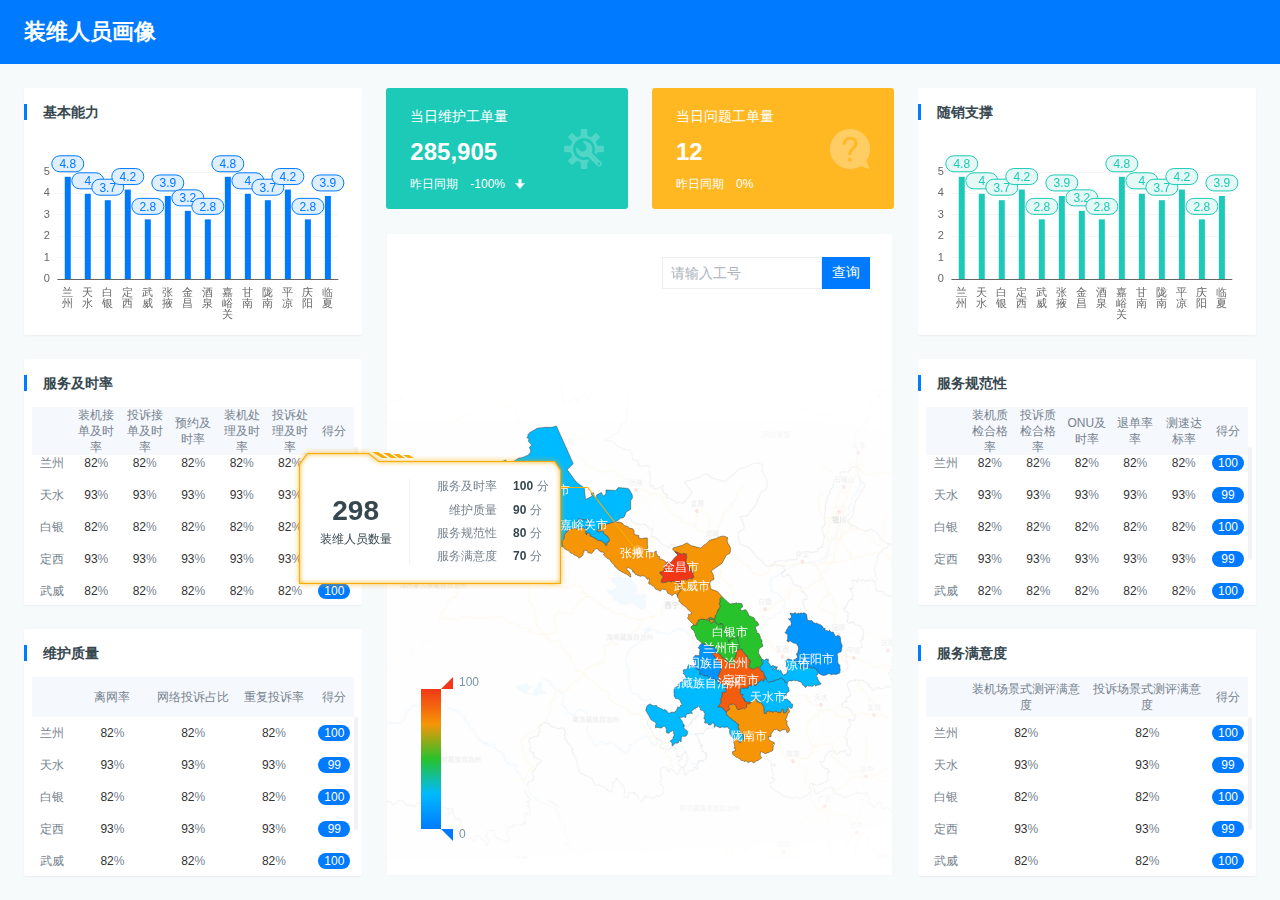
<file: index.html>
<!DOCTYPE html>
<html>

<head>
  <meta charset="utf-8">
  <meta http-equiv="X-UA-Compatible" content="IE=edge,chrome=1">
  <meta name="renderer" content="webkit|ie-comp|ie-stand">
  <title>装维人员画像</title>
  <link rel="shortcut icon" href="#">
  <link rel="stylesheet" href="plugins/GC-ui3.0.0/css/gui.css">
  <link rel="stylesheet" href="css/common.css">
</head>

<body>
  <div class="gc-main-box">
    <div class="gc-top-box">装维人员画像</div>
    <div class="gc-center-box">
      <div class="gc-main-1">
        <div class="gc-item">
          <div class="gc-item-box">
            <div class="layui-card gui-card">
              <div class="layui-card-header">
                <div class="clearfix">
                  <span class="gui-card-title">基本能力</span>
                </div>
              </div>
              <div class="layui-card-body">
                <div id="bar1" class="charts"></div>
              </div>
            </div>
          </div>
        </div>
        <div class="gc-item">
          <div class="gc-item-box">
            <div class="layui-card gui-card">
              <div class="layui-card-header">
                <div class="clearfix">
                  <span class="gui-card-title">服务及时率</span>
                </div>
              </div>
              <div class="layui-card-body">
                <table class="table-1">
                  <thead>
                    <tr>
                      <th></th>
                      <th>装机接单及时率</th>
                      <th>投诉接单及时率</th>
                      <th>预约及时率</th>
                      <th>装机处理及时率</th>
                      <th>投诉处理及时率</th>
                      <th>得分</th>
                    </tr>
                  </thead>
                </table>
                <div class="table-body">
                  <div class="table-body-box">
                    <table class="table-1">
                      <tbody>
                        <tr>
                          <td>兰州</td>
                          <td>
                            <span class="percent">82</span>%
                          </td>
                          <td>
                            <span class="percent">82</span>%
                          </td>
                          <td>
                            <span class="percent">82</span>%
                          </td>
                          <td>
                            <span class="percent">82</span>%
                          </td>
                          <td>
                            <span class="percent">82</span>%
                          </td>
                          <td>
                            <span class="score">100</span>
                          </td>
                        </tr>
                        <tr>
                          <td>天水</td>
                          <td>
                            <span class="percent">93</span>%
                          </td>
                          <td>
                            <span class="percent">93</span>%
                          </td>
                          <td>
                            <span class="percent">93</span>%
                          </td>
                          <td>
                            <span class="percent">93</span>%
                          </td>
                          <td>
                            <span class="percent">93</span>%
                          </td>
                          <td>
                            <span class="score">99</span>
                          </td>
                        </tr>
                        <tr>
                          <td>白银</td>
                          <td>
                            <span class="percent">82</span>%
                          </td>
                          <td>
                            <span class="percent">82</span>%
                          </td>
                          <td>
                            <span class="percent">82</span>%
                          </td>
                          <td>
                            <span class="percent">82</span>%
                          </td>
                          <td>
                            <span class="percent">82</span>%
                          </td>
                          <td>
                            <span class="score">100</span>
                          </td>
                        </tr>
                        <tr>
                          <td>定西</td>
                          <td>
                            <span class="percent">93</span>%
                          </td>
                          <td>
                            <span class="percent">93</span>%
                          </td>
                          <td>
                            <span class="percent">93</span>%
                          </td>
                          <td>
                            <span class="percent">93</span>%
                          </td>
                          <td>
                            <span class="percent">93</span>%
                          </td>
                          <td>
                            <span class="score">99</span>
                          </td>
                        </tr>
                        <tr>
                          <td>武威</td>
                          <td>
                            <span class="percent">82</span>%
                          </td>
                          <td>
                            <span class="percent">82</span>%
                          </td>
                          <td>
                            <span class="percent">82</span>%
                          </td>
                          <td>
                            <span class="percent">82</span>%
                          </td>
                          <td>
                            <span class="percent">82</span>%
                          </td>
                          <td>
                            <span class="score">100</span>
                          </td>
                        </tr>
                        <tr>
                          <td>张掖</td>
                          <td>
                            <span class="percent">93</span>%
                          </td>
                          <td>
                            <span class="percent">93</span>%
                          </td>
                          <td>
                            <span class="percent">93</span>%
                          </td>
                          <td>
                            <span class="percent">93</span>%
                          </td>
                          <td>
                            <span class="percent">93</span>%
                          </td>
                          <td>
                            <span class="score">99</span>
                          </td>
                        </tr>
                        <tr>
                          <td>金昌</td>
                          <td>
                            <span class="percent">82</span>%
                          </td>
                          <td>
                            <span class="percent">82</span>%
                          </td>
                          <td>
                            <span class="percent">82</span>%
                          </td>
                          <td>
                            <span class="percent">82</span>%
                          </td>
                          <td>
                            <span class="percent">82</span>%
                          </td>
                          <td>
                            <span class="score">100</span>
                          </td>
                        </tr>
                      </tbody>
                    </table>
                  </div>
                </div>
              </div>
            </div>
          </div>
        </div>
        <div class="gc-item">
          <div class="gc-item-box">
            <div class="layui-card gui-card">
              <div class="layui-card-header">
                <div class="clearfix">
                  <span class="gui-card-title">维护质量</span>
                </div>
              </div>
              <div class="layui-card-body">
                <table class="table-1">
                  <thead>
                    <tr>
                      <th></th>
                      <th>离网率</th>
                      <th>网络投诉占比</th>
                      <th>重复投诉率</th>
                      <th>得分</th>
                    </tr>
                  </thead>
                </table>
                <div class="table-body">
                  <div class="table-body-box">
                    <table class="table-1">
                      <tbody>
                        <tr>
                          <td>兰州</td>
                          <td>
                            <span class="percent">82</span>%
                          </td>
                          <td>
                            <span class="percent">82</span>%
                          </td>
                          <td>
                            <span class="percent">82</span>%
                          </td>
                          <td>
                            <span class="score">100</span>
                          </td>
                        </tr>
                        <tr>
                          <td>天水</td>
                          <td>
                            <span class="percent">93</span>%
                          </td>
                          <td>
                            <span class="percent">93</span>%
                          </td>
                          <td>
                            <span class="percent">93</span>%
                          </td>
                          <td>
                            <span class="score">99</span>
                          </td>
                        </tr>
                        <tr>
                          <td>白银</td>
                          <td>
                            <span class="percent">82</span>%
                          </td>
                          <td>
                            <span class="percent">82</span>%
                          </td>
                          <td>
                            <span class="percent">82</span>%
                          </td>
                          <td>
                            <span class="score">100</span>
                          </td>
                        </tr>
                        <tr>
                          <td>定西</td>
                          <td>
                            <span class="percent">93</span>%
                          </td>
                          <td>
                            <span class="percent">93</span>%
                          </td>
                          <td>
                            <span class="percent">93</span>%
                          </td>
                          <td>
                            <span class="score">99</span>
                          </td>
                        </tr>
                        <tr>
                          <td>武威</td>
                          <td>
                            <span class="percent">82</span>%
                          </td>
                          <td>
                            <span class="percent">82</span>%
                          </td>
                          <td>
                            <span class="percent">82</span>%
                          </td>
                          <td>
                            <span class="score">100</span>
                          </td>
                        </tr>
                        <tr>
                          <td>张掖</td>
                          <td>
                            <span class="percent">93</span>%
                          </td>
                          <td>
                            <span class="percent">93</span>%
                          </td>
                          <td>
                            <span class="percent">93</span>%
                          </td>
                          <td>
                            <span class="score">99</span>
                          </td>
                        </tr>
                        <tr>
                          <td>金昌</td>
                          <td>
                            <span class="percent">82</span>%
                          </td>
                          <td>
                            <span class="percent">82</span>%
                          </td>
                          <td>
                            <span class="percent">82</span>%
                          </td>
                          <td>
                            <span class="score">100</span>
                          </td>
                        </tr>
                      </tbody>
                    </table>
                  </div>
                </div>
              </div>
            </div>
          </div>
        </div>
      </div>
      <div class="gc-main-2">
        <div class="gc-tip">
          <div class="layui-row gc-tip-box">
            <div class="layui-col-xs6">
              <a href="#" class="grid-1">
                <div class="grid-name">当日维护工单量</div>
                <div class="grid-num">285,905</div>
                <div class="grid-index">昨日同期<span class="grid-index-down">-100%</span></div>
              </a>
            </div>
            <div class="layui-col-xs6">
              <a href="#" class="grid-2">
                <div class="grid-name">当日问题工单量</div>
                <div class="grid-num">12</div>
                <div class="grid-index">昨日同期<span>0%</span></div>
              </a>
            </div>
          </div>
        </div>
        <div class="gc-map">
          <div class="gc-map-box">
            <div class="gc-map-search">
              <div class="search-box">
                <input type="text" placeholder="请输入工号" />
                <button>查询</button>
              </div>
            </div>
            <div class="gc-map-main">
              <div class="map-al">
                <div class="map-alt">
                  <div class="map-alt-item-1">
                    <span>298</span>
                    <p>装维人员数量</p>
                  </div>
                  <div class="map-alt-item-2">
                    <table>
                      <tbody>
                        <tr>
                          <td>服务及时率</td>
                          <td><span>100</span>分</td>
                        </tr>
                        <tr>
                          <td>维护质量</td>
                          <td><span>90</span>分</td>
                        </tr>
                        <tr>
                          <td>服务规范性</td>
                          <td><span>80</span>分</td>
                        </tr>
                        <tr>
                          <td>服务满意度</td>
                          <td><span>70</span>分</td>
                        </tr>
                      </tbody>
                    </table>
                  </div>
                </div>
              </div>
              <div id="map" class="map"></div>
            </div>
          </div>
        </div>
      </div>
      <div class="gc-main-1">
        <div class="gc-item">
          <div class="gc-item-box">
            <div class="layui-card gui-card">
              <div class="layui-card-header">
                <div class="clearfix">
                  <span class="gui-card-title">随销支撑</span>
                </div>
              </div>
              <div class="layui-card-body">
                <div id="bar2" class="charts"></div>
              </div>
            </div>
          </div>
        </div>
        <div class="gc-item">
          <div class="gc-item-box">
            <div class="layui-card gui-card">
              <div class="layui-card-header">
                <div class="clearfix">
                  <span class="gui-card-title">服务规范性</span>
                </div>
              </div>
              <div class="layui-card-body">
                <table class="table-1">
                  <thead>
                    <tr>
                      <th></th>
                      <th>装机质检合格率</th>
                      <th>投诉质检合格率</th>
                      <th>ONU及时率</th>
                      <th>退单率率</th>
                      <th>测速达标率</th>
                      <th>得分</th>
                    </tr>
                  </thead>
                </table>
                <div class="table-body">
                  <div class="table-body-box">
                    <table class="table-1">
                      <tbody>
                        <tr>
                          <td>兰州</td>
                          <td>
                            <span class="percent">82</span>%
                          </td>
                          <td>
                            <span class="percent">82</span>%
                          </td>
                          <td>
                            <span class="percent">82</span>%
                          </td>
                          <td>
                            <span class="percent">82</span>%
                          </td>
                          <td>
                            <span class="percent">82</span>%
                          </td>
                          <td>
                            <span class="score">100</span>
                          </td>
                        </tr>
                        <tr>
                          <td>天水</td>
                          <td>
                            <span class="percent">93</span>%
                          </td>
                          <td>
                            <span class="percent">93</span>%
                          </td>
                          <td>
                            <span class="percent">93</span>%
                          </td>
                          <td>
                            <span class="percent">93</span>%
                          </td>
                          <td>
                            <span class="percent">93</span>%
                          </td>
                          <td>
                            <span class="score">99</span>
                          </td>
                        </tr>
                        <tr>
                          <td>白银</td>
                          <td>
                            <span class="percent">82</span>%
                          </td>
                          <td>
                            <span class="percent">82</span>%
                          </td>
                          <td>
                            <span class="percent">82</span>%
                          </td>
                          <td>
                            <span class="percent">82</span>%
                          </td>
                          <td>
                            <span class="percent">82</span>%
                          </td>
                          <td>
                            <span class="score">100</span>
                          </td>
                        </tr>
                        <tr>
                          <td>定西</td>
                          <td>
                            <span class="percent">93</span>%
                          </td>
                          <td>
                            <span class="percent">93</span>%
                          </td>
                          <td>
                            <span class="percent">93</span>%
                          </td>
                          <td>
                            <span class="percent">93</span>%
                          </td>
                          <td>
                            <span class="percent">93</span>%
                          </td>
                          <td>
                            <span class="score">99</span>
                          </td>
                        </tr>
                        <tr>
                          <td>武威</td>
                          <td>
                            <span class="percent">82</span>%
                          </td>
                          <td>
                            <span class="percent">82</span>%
                          </td>
                          <td>
                            <span class="percent">82</span>%
                          </td>
                          <td>
                            <span class="percent">82</span>%
                          </td>
                          <td>
                            <span class="percent">82</span>%
                          </td>
                          <td>
                            <span class="score">100</span>
                          </td>
                        </tr>
                        <tr>
                          <td>张掖</td>
                          <td>
                            <span class="percent">93</span>%
                          </td>
                          <td>
                            <span class="percent">93</span>%
                          </td>
                          <td>
                            <span class="percent">93</span>%
                          </td>
                          <td>
                            <span class="percent">93</span>%
                          </td>
                          <td>
                            <span class="percent">93</span>%
                          </td>
                          <td>
                            <span class="score">99</span>
                          </td>
                        </tr>
                        <tr>
                          <td>金昌</td>
                          <td>
                            <span class="percent">82</span>%
                          </td>
                          <td>
                            <span class="percent">82</span>%
                          </td>
                          <td>
                            <span class="percent">82</span>%
                          </td>
                          <td>
                            <span class="percent">82</span>%
                          </td>
                          <td>
                            <span class="percent">82</span>%
                          </td>
                          <td>
                            <span class="score">100</span>
                          </td>
                        </tr>
                      </tbody>
                    </table>
                  </div>
                </div>
              </div>
            </div>
          </div>
        </div>
        <div class="gc-item">
          <div class="gc-item-box">
            <div class="layui-card gui-card">
              <div class="layui-card-header">
                <div class="clearfix">
                  <span class="gui-card-title">服务满意度</span>
                </div>
              </div>
              <div class="layui-card-body">
                <table class="table-1">
                  <thead>
                    <tr>
                      <th></th>
                      <th>装机场景式测评满意度</th>
                      <th>投诉场景式测评满意度</th>
                      <th>得分</th>
                    </tr>
                  </thead>
                </table>
                <div class="table-body">
                  <div class="table-body-box">
                    <table class="table-1">
                      <tbody>
                        <tr>
                          <td>兰州</td>
                          <td>
                            <span class="percent">82</span>%
                          </td>
                          <td>
                            <span class="percent">82</span>%
                          </td>
                          <td>
                            <span class="score">100</span>
                          </td>
                        </tr>
                        <tr>
                          <td>天水</td>
                          <td>
                            <span class="percent">93</span>%
                          </td>
                          <td>
                            <span class="percent">93</span>%
                          </td>
                          <td>
                            <span class="score">99</span>
                          </td>
                        </tr>
                        <tr>
                          <td>白银</td>
                          <td>
                            <span class="percent">82</span>%
                          </td>
                          <td>
                            <span class="percent">82</span>%
                          </td>
                          <td>
                            <span class="score">100</span>
                          </td>
                        </tr>
                        <tr>
                          <td>定西</td>
                          <td>
                            <span class="percent">93</span>%
                          </td>
                          <td>
                            <span class="percent">93</span>%
                          </td>
                          <td>
                            <span class="score">99</span>
                          </td>
                        </tr>
                        <tr>
                          <td>武威</td>
                          <td>
                            <span class="percent">82</span>%
                          </td>
                          <td>
                            <span class="percent">82</span>%
                          </td>
                          <td>
                            <span class="score">100</span>
                          </td>
                        </tr>
                        <tr>
                          <td>张掖</td>
                          <td>
                            <span class="percent">93</span>%
                          </td>
                          <td>
                            <span class="percent">93</span>%
                          </td>
                          <td>
                            <span class="score">99</span>
                          </td>
                        </tr>
                        <tr>
                          <td>金昌</td>
                          <td>
                            <span class="percent">82</span>%
                          </td>
                          <td>
                            <span class="percent">82</span>%
                          </td>
                          <td>
                            <span class="score">100</span>
                          </td>
                        </tr>
                      </tbody>
                    </table>
                  </div>
                </div>
              </div>
            </div>
          </div>
        </div>
      </div>
    </div>
  </div>
  <script src="plugins/jquery-1.10.2.min.js"></script>
  <script src="plugins/jquery.nicescroll.min.js"></script>
  <script src="plugins/GC-ui3.0.0/gui.js"></script>
  <script src="plugins/echarts.min.js"></script>
  <script src="plugins/echartsMapJs/province/gansu.js"></script>
  <script src="js/index.js"></script>
  <script src="js/map.js"></script>
  <script>
    

$('.table-body-box').niceScroll({
  cursorcolor: "#f1f2f3", //滚动条的颜色   
  cursoropacitymax: 1, //滚动条的透明度，从0-1   
  touchbehavior: false, //使光标拖动滚动像在台式电脑触摸设备   
  cursorwidth: "4px", //滚动条的宽度   
  cursorborder: "0", // 游标边框css定义    
  cursorborderradius: "5px", //以像素为光标边界半径  圆角   
  autohidemode: false, //是否隐藏滚动条  true的时候默认不显示滚动条，当鼠标经过的时候显示滚动条   
  zindex: "auto", //给滚动条设置z-index值    
  railpadding: {
      top: 0,
      right: -4,
      left: 0,
      bottom: 0
  }, //滚动条的位置
});
  </script>
</body>

</html>
</file>
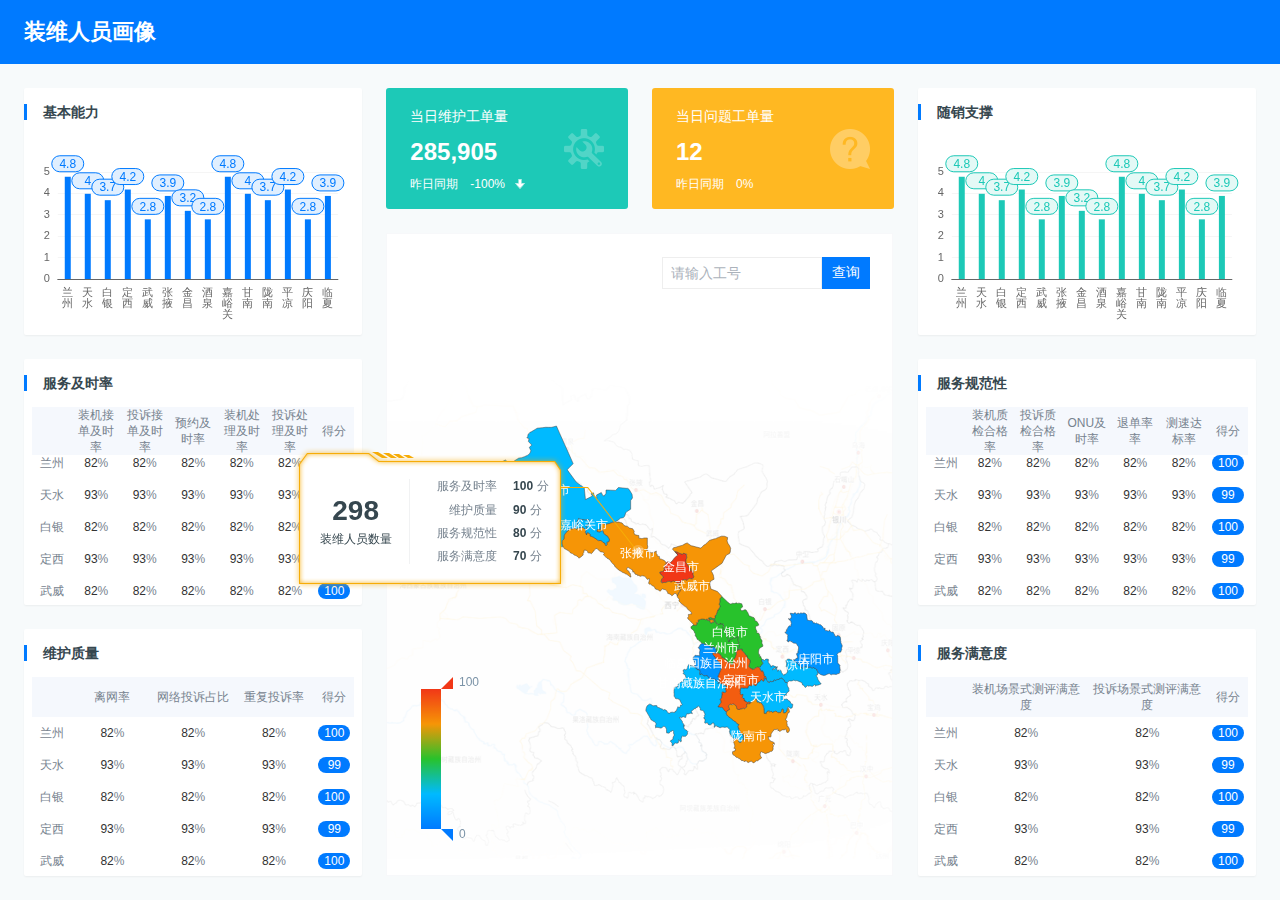
<file: views/index.html>
<!DOCTYPE html>
<html>

<head>
  <meta charset="utf-8">
  <meta http-equiv="X-UA-Compatible" content="IE=edge,chrome=1">
  <meta name="renderer" content="webkit|ie-comp|ie-stand">
  <title>装维人员画像</title>
  <link rel="shortcut icon" href="#">
  <link rel="stylesheet" href="../plugins/GC-ui3.0.0/css/gui.css">
  <link rel="stylesheet" href="../css/common.css">
</head>

<body>
  <div class="gc-main-box">
    <div class="gc-top-box">装维人员画像</div>
    <div class="gc-center-box">
      <div class="gc-main-1">
        <div class="gc-item">
          <div class="gc-item-box">
            <div class="layui-card gui-card">
              <div class="layui-card-header">
                <div class="clearfix">
                  <span class="gui-card-title">基本能力</span>
                </div>
              </div>
              <div class="layui-card-body">
                <div id="bar1" class="charts"></div>
              </div>
            </div>
          </div>
        </div>
        <div class="gc-item">
          <div class="gc-item-box">
            <div class="layui-card gui-card">
              <div class="layui-card-header">
                <div class="clearfix">
                  <span class="gui-card-title">服务及时率</span>
                </div>
              </div>
              <div class="layui-card-body">
                <table class="table-1">
                  <thead>
                    <tr>
                      <th></th>
                      <th>装机接单及时率</th>
                      <th>投诉接单及时率</th>
                      <th>预约及时率</th>
                      <th>装机处理及时率</th>
                      <th>投诉处理及时率</th>
                      <th>得分</th>
                    </tr>
                  </thead>
                </table>
                <div class="table-body">
                  <div class="table-body-box">
                    <table class="table-1">
                      <tbody>
                        <tr>
                          <td>兰州</td>
                          <td>
                            <span class="percent">82</span>%
                          </td>
                          <td>
                            <span class="percent">82</span>%
                          </td>
                          <td>
                            <span class="percent">82</span>%
                          </td>
                          <td>
                            <span class="percent">82</span>%
                          </td>
                          <td>
                            <span class="percent">82</span>%
                          </td>
                          <td>
                            <span class="score">100</span>
                          </td>
                        </tr>
                        <tr>
                          <td>天水</td>
                          <td>
                            <span class="percent">93</span>%
                          </td>
                          <td>
                            <span class="percent">93</span>%
                          </td>
                          <td>
                            <span class="percent">93</span>%
                          </td>
                          <td>
                            <span class="percent">93</span>%
                          </td>
                          <td>
                            <span class="percent">93</span>%
                          </td>
                          <td>
                            <span class="score">99</span>
                          </td>
                        </tr>
                        <tr>
                          <td>白银</td>
                          <td>
                            <span class="percent">82</span>%
                          </td>
                          <td>
                            <span class="percent">82</span>%
                          </td>
                          <td>
                            <span class="percent">82</span>%
                          </td>
                          <td>
                            <span class="percent">82</span>%
                          </td>
                          <td>
                            <span class="percent">82</span>%
                          </td>
                          <td>
                            <span class="score">100</span>
                          </td>
                        </tr>
                        <tr>
                          <td>定西</td>
                          <td>
                            <span class="percent">93</span>%
                          </td>
                          <td>
                            <span class="percent">93</span>%
                          </td>
                          <td>
                            <span class="percent">93</span>%
                          </td>
                          <td>
                            <span class="percent">93</span>%
                          </td>
                          <td>
                            <span class="percent">93</span>%
                          </td>
                          <td>
                            <span class="score">99</span>
                          </td>
                        </tr>
                        <tr>
                          <td>武威</td>
                          <td>
                            <span class="percent">82</span>%
                          </td>
                          <td>
                            <span class="percent">82</span>%
                          </td>
                          <td>
                            <span class="percent">82</span>%
                          </td>
                          <td>
                            <span class="percent">82</span>%
                          </td>
                          <td>
                            <span class="percent">82</span>%
                          </td>
                          <td>
                            <span class="score">100</span>
                          </td>
                        </tr>
                        <tr>
                          <td>张掖</td>
                          <td>
                            <span class="percent">93</span>%
                          </td>
                          <td>
                            <span class="percent">93</span>%
                          </td>
                          <td>
                            <span class="percent">93</span>%
                          </td>
                          <td>
                            <span class="percent">93</span>%
                          </td>
                          <td>
                            <span class="percent">93</span>%
                          </td>
                          <td>
                            <span class="score">99</span>
                          </td>
                        </tr>
                        <tr>
                          <td>金昌</td>
                          <td>
                            <span class="percent">82</span>%
                          </td>
                          <td>
                            <span class="percent">82</span>%
                          </td>
                          <td>
                            <span class="percent">82</span>%
                          </td>
                          <td>
                            <span class="percent">82</span>%
                          </td>
                          <td>
                            <span class="percent">82</span>%
                          </td>
                          <td>
                            <span class="score">100</span>
                          </td>
                        </tr>
                      </tbody>
                    </table>
                  </div>
                </div>
              </div>
            </div>
          </div>
        </div>
        <div class="gc-item">
          <div class="gc-item-box">
            <div class="layui-card gui-card">
              <div class="layui-card-header">
                <div class="clearfix">
                  <span class="gui-card-title">维护质量</span>
                </div>
              </div>
              <div class="layui-card-body">
                <table class="table-1">
                  <thead>
                    <tr>
                      <th></th>
                      <th>离网率</th>
                      <th>网络投诉占比</th>
                      <th>重复投诉率</th>
                      <th>得分</th>
                    </tr>
                  </thead>
                </table>
                <div class="table-body">
                  <div class="table-body-box">
                    <table class="table-1">
                      <tbody>
                        <tr>
                          <td>兰州</td>
                          <td>
                            <span class="percent">82</span>%
                          </td>
                          <td>
                            <span class="percent">82</span>%
                          </td>
                          <td>
                            <span class="percent">82</span>%
                          </td>
                          <td>
                            <span class="score">100</span>
                          </td>
                        </tr>
                        <tr>
                          <td>天水</td>
                          <td>
                            <span class="percent">93</span>%
                          </td>
                          <td>
                            <span class="percent">93</span>%
                          </td>
                          <td>
                            <span class="percent">93</span>%
                          </td>
                          <td>
                            <span class="score">99</span>
                          </td>
                        </tr>
                        <tr>
                          <td>白银</td>
                          <td>
                            <span class="percent">82</span>%
                          </td>
                          <td>
                            <span class="percent">82</span>%
                          </td>
                          <td>
                            <span class="percent">82</span>%
                          </td>
                          <td>
                            <span class="score">100</span>
                          </td>
                        </tr>
                        <tr>
                          <td>定西</td>
                          <td>
                            <span class="percent">93</span>%
                          </td>
                          <td>
                            <span class="percent">93</span>%
                          </td>
                          <td>
                            <span class="percent">93</span>%
                          </td>
                          <td>
                            <span class="score">99</span>
                          </td>
                        </tr>
                        <tr>
                          <td>武威</td>
                          <td>
                            <span class="percent">82</span>%
                          </td>
                          <td>
                            <span class="percent">82</span>%
                          </td>
                          <td>
                            <span class="percent">82</span>%
                          </td>
                          <td>
                            <span class="score">100</span>
                          </td>
                        </tr>
                        <tr>
                          <td>张掖</td>
                          <td>
                            <span class="percent">93</span>%
                          </td>
                          <td>
                            <span class="percent">93</span>%
                          </td>
                          <td>
                            <span class="percent">93</span>%
                          </td>
                          <td>
                            <span class="score">99</span>
                          </td>
                        </tr>
                        <tr>
                          <td>金昌</td>
                          <td>
                            <span class="percent">82</span>%
                          </td>
                          <td>
                            <span class="percent">82</span>%
                          </td>
                          <td>
                            <span class="percent">82</span>%
                          </td>
                          <td>
                            <span class="score">100</span>
                          </td>
                        </tr>
                      </tbody>
                    </table>
                  </div>
                </div>
              </div>
            </div>
          </div>
        </div>
      </div>
      <div class="gc-main-2">
        <div class="gc-tip">
          <div class="layui-row gc-tip-box">
            <div class="layui-col-xs6">
              <a href="#" class="grid-1">
                <div class="grid-name">当日维护工单量</div>
                <div class="grid-num">285,905</div>
                <div class="grid-index">昨日同期<span class="grid-index-down">-100%</span></div>
              </a>
            </div>
            <div class="layui-col-xs6">
              <a href="#" class="grid-2">
                <div class="grid-name">当日问题工单量</div>
                <div class="grid-num">12</div>
                <div class="grid-index">昨日同期<span>0%</span></div>
              </a>
            </div>
          </div>
        </div>
        <div class="gc-map">
          <div class="gc-map-box">
            <div class="gc-map-search">
              <div class="search-box">
                <input type="text" placeholder="请输入工号" />
                <button>查询</button>
              </div>
            </div>
            <div class="gc-map-main">
              <div class="map-al">
                <div class="map-alt">
                  <div class="map-alt-item-1">
                    <span>298</span>
                    <p>装维人员数量</p>
                  </div>
                  <div class="map-alt-item-2">
                    <table>
                      <tbody>
                        <tr>
                          <td>服务及时率</td>
                          <td><span>100</span>分</td>
                        </tr>
                        <tr>
                          <td>维护质量</td>
                          <td><span>90</span>分</td>
                        </tr>
                        <tr>
                          <td>服务规范性</td>
                          <td><span>80</span>分</td>
                        </tr>
                        <tr>
                          <td>服务满意度</td>
                          <td><span>70</span>分</td>
                        </tr>
                      </tbody>
                    </table>
                  </div>
                </div>
              </div>
              <div id="map" class="map"></div>
            </div>
          </div>
        </div>
      </div>
      <div class="gc-main-1">
        <div class="gc-item">
          <div class="gc-item-box">
            <div class="layui-card gui-card">
              <div class="layui-card-header">
                <div class="clearfix">
                  <span class="gui-card-title">随销支撑</span>
                </div>
              </div>
              <div class="layui-card-body">
                <div id="bar2" class="charts"></div>
              </div>
            </div>
          </div>
        </div>
        <div class="gc-item">
          <div class="gc-item-box">
            <div class="layui-card gui-card">
              <div class="layui-card-header">
                <div class="clearfix">
                  <span class="gui-card-title">服务规范性</span>
                </div>
              </div>
              <div class="layui-card-body">
                <table class="table-1">
                  <thead>
                    <tr>
                      <th></th>
                      <th>装机质检合格率</th>
                      <th>投诉质检合格率</th>
                      <th>ONU及时率</th>
                      <th>退单率率</th>
                      <th>测速达标率</th>
                      <th>得分</th>
                    </tr>
                  </thead>
                </table>
                <div class="table-body">
                  <div class="table-body-box">
                    <table class="table-1">
                      <tbody>
                        <tr>
                          <td>兰州</td>
                          <td>
                            <span class="percent">82</span>%
                          </td>
                          <td>
                            <span class="percent">82</span>%
                          </td>
                          <td>
                            <span class="percent">82</span>%
                          </td>
                          <td>
                            <span class="percent">82</span>%
                          </td>
                          <td>
                            <span class="percent">82</span>%
                          </td>
                          <td>
                            <span class="score">100</span>
                          </td>
                        </tr>
                        <tr>
                          <td>天水</td>
                          <td>
                            <span class="percent">93</span>%
                          </td>
                          <td>
                            <span class="percent">93</span>%
                          </td>
                          <td>
                            <span class="percent">93</span>%
                          </td>
                          <td>
                            <span class="percent">93</span>%
                          </td>
                          <td>
                            <span class="percent">93</span>%
                          </td>
                          <td>
                            <span class="score">99</span>
                          </td>
                        </tr>
                        <tr>
                          <td>白银</td>
                          <td>
                            <span class="percent">82</span>%
                          </td>
                          <td>
                            <span class="percent">82</span>%
                          </td>
                          <td>
                            <span class="percent">82</span>%
                          </td>
                          <td>
                            <span class="percent">82</span>%
                          </td>
                          <td>
                            <span class="percent">82</span>%
                          </td>
                          <td>
                            <span class="score">100</span>
                          </td>
                        </tr>
                        <tr>
                          <td>定西</td>
                          <td>
                            <span class="percent">93</span>%
                          </td>
                          <td>
                            <span class="percent">93</span>%
                          </td>
                          <td>
                            <span class="percent">93</span>%
                          </td>
                          <td>
                            <span class="percent">93</span>%
                          </td>
                          <td>
                            <span class="percent">93</span>%
                          </td>
                          <td>
                            <span class="score">99</span>
                          </td>
                        </tr>
                        <tr>
                          <td>武威</td>
                          <td>
                            <span class="percent">82</span>%
                          </td>
                          <td>
                            <span class="percent">82</span>%
                          </td>
                          <td>
                            <span class="percent">82</span>%
                          </td>
                          <td>
                            <span class="percent">82</span>%
                          </td>
                          <td>
                            <span class="percent">82</span>%
                          </td>
                          <td>
                            <span class="score">100</span>
                          </td>
                        </tr>
                        <tr>
                          <td>张掖</td>
                          <td>
                            <span class="percent">93</span>%
                          </td>
                          <td>
                            <span class="percent">93</span>%
                          </td>
                          <td>
                            <span class="percent">93</span>%
                          </td>
                          <td>
                            <span class="percent">93</span>%
                          </td>
                          <td>
                            <span class="percent">93</span>%
                          </td>
                          <td>
                            <span class="score">99</span>
                          </td>
                        </tr>
                        <tr>
                          <td>金昌</td>
                          <td>
                            <span class="percent">82</span>%
                          </td>
                          <td>
                            <span class="percent">82</span>%
                          </td>
                          <td>
                            <span class="percent">82</span>%
                          </td>
                          <td>
                            <span class="percent">82</span>%
                          </td>
                          <td>
                            <span class="percent">82</span>%
                          </td>
                          <td>
                            <span class="score">100</span>
                          </td>
                        </tr>
                      </tbody>
                    </table>
                  </div>
                </div>
              </div>
            </div>
          </div>
        </div>
        <div class="gc-item">
          <div class="gc-item-box">
            <div class="layui-card gui-card">
              <div class="layui-card-header">
                <div class="clearfix">
                  <span class="gui-card-title">服务满意度</span>
                </div>
              </div>
              <div class="layui-card-body">
                <table class="table-1">
                  <thead>
                    <tr>
                      <th></th>
                      <th>装机场景式测评满意度</th>
                      <th>投诉场景式测评满意度</th>
                      <th>得分</th>
                    </tr>
                  </thead>
                </table>
                <div class="table-body">
                  <div class="table-body-box">
                    <table class="table-1">
                      <tbody>
                        <tr>
                          <td>兰州</td>
                          <td>
                            <span class="percent">82</span>%
                          </td>
                          <td>
                            <span class="percent">82</span>%
                          </td>
                          <td>
                            <span class="score">100</span>
                          </td>
                        </tr>
                        <tr>
                          <td>天水</td>
                          <td>
                            <span class="percent">93</span>%
                          </td>
                          <td>
                            <span class="percent">93</span>%
                          </td>
                          <td>
                            <span class="score">99</span>
                          </td>
                        </tr>
                        <tr>
                          <td>白银</td>
                          <td>
                            <span class="percent">82</span>%
                          </td>
                          <td>
                            <span class="percent">82</span>%
                          </td>
                          <td>
                            <span class="score">100</span>
                          </td>
                        </tr>
                        <tr>
                          <td>定西</td>
                          <td>
                            <span class="percent">93</span>%
                          </td>
                          <td>
                            <span class="percent">93</span>%
                          </td>
                          <td>
                            <span class="score">99</span>
                          </td>
                        </tr>
                        <tr>
                          <td>武威</td>
                          <td>
                            <span class="percent">82</span>%
                          </td>
                          <td>
                            <span class="percent">82</span>%
                          </td>
                          <td>
                            <span class="score">100</span>
                          </td>
                        </tr>
                        <tr>
                          <td>张掖</td>
                          <td>
                            <span class="percent">93</span>%
                          </td>
                          <td>
                            <span class="percent">93</span>%
                          </td>
                          <td>
                            <span class="score">99</span>
                          </td>
                        </tr>
                        <tr>
                          <td>金昌</td>
                          <td>
                            <span class="percent">82</span>%
                          </td>
                          <td>
                            <span class="percent">82</span>%
                          </td>
                          <td>
                            <span class="score">100</span>
                          </td>
                        </tr>
                      </tbody>
                    </table>
                  </div>
                </div>
              </div>
            </div>
          </div>
        </div>
      </div>
    </div>
  </div>
  <script src="../plugins/jquery-1.10.2.min.js"></script>
  <script src="../plugins/GC-ui3.0.0/gui.js"></script>
  <script src="../plugins/echarts.min.js"></script>
  <script src="../plugins/echartsMapJs/province/gansu.js"></script>
  <script src="../js/index.js"></script>
  <script src="../js/map.js"></script>
</body>

</html>
</file>
<file: css/common.css>
html,
body {
  margin: 0;
  padding: 0;
  height: 100%;
}

.gc-main-box {
  position: relative;
  height: 100%;
  background: #f7fafb;
}

.gc-top-box {
  padding-left: 24px;
  height: 64px;
  line-height: 64px;
  font-size: 22px;
  font-weight: bold;
  color: #fff;
  background: #007aff;
}

.gc-center-box {
  position: absolute;
  top: 88px;
  right: 24px;
  left: 0;
  bottom: 0;
}

.gc-main-1,
.gc-main-2 {
  float: left;
  padding-left: 24px;
  height: 100%;
  box-sizing: border-box;
}

.gc-main-1 {
  width: 28.85%;
}

.gc-main-2 {
  position: relative;
  width: 42.3%;
}

.gc-item {
  position: relative;
  height: 33.33%;
}

.gc-item-box,
.gc-tip-box,
.gc-map-box {
  position: absolute;
  top: 0;
  left: 0;
  right: 0;
  bottom: 24px;
}

.gc-item-box .gui-card {
  height: 100%;
}

.gui-card .layui-card-header {
  border: none;
}

.layui-card-body {
  position: absolute;
  top: 48px;
  left: 0;
  right: 0;
  bottom: 0;
  padding: 0 8px;
  line-height: 16px;
}

.gc-tip {
  position: relative;
  height: 145px;
}

.gc-tip-box .layui-col-xs6 {
  height: 100%;
}

.grid-1 {
  display: block;
  position: relative;
  margin-right: 12px;
  padding: 12px 24px;
  height: 100%;
  color: #fff;
  background: #1dc9b7;
  border-radius: 3px;
  box-sizing: border-box;
  cursor: pointer;
}

.grid-1:hover,
.grid-2:hover {
  color: #333;
  background: #fff;
}

.grid-1::after,
.grid-2::after {
  content: '';
  position: absolute;
  top: 50%;
  right: 24px;
  width: 40px;
  height: 40px;
  transform: translateY(-50%);
}

.grid-1::after {
  background: url('../images/icon_set.png') no-repeat;
  background-size: 100% 100%;
}

.grid-1:hover::after {
  background: url('../images/hover_set.png') no-repeat;
  background-size: 100% 100%;
}

.grid-2 {
  display: block;
  position: relative;
  margin-left: 12px;
  padding: 12px 24px;
  height: 100%;
  color: #fff;
  background: #ffb822;
  border-radius: 3px;
  box-sizing: border-box;
  cursor: pointer;
}

.grid-2::after {
  background: url('../images/icon_que.png') no-repeat;
  background-size: 100% 100%;
}

.grid-2:hover::after {
  background: url('../images/hover_que.png') no-repeat;
  background-size: 100% 100%;
}

.gc-map {
  position: absolute;
  top: 145px;
  left: 24px;
  right: 0;
  bottom: 0;
}

.gc-map-box {
  background: url('../images/map_bg.png') no-repeat;
  background-size: 100% 100%;
}

.charts {
  height: 100%;
}

.layui-card-body .table-1 {
  width: 100%;
  table-layout: fixed;
}

.layui-card-body .table-1 thead tr th {
  padding: 0 1px;
  height: 40px;
  font-size: 12px;
  color: #77838f;
  font-weight: normal;
  background: #f5f8fd;
  box-sizing: border-box;
}

.table-body {
  position: absolute;
  top: 40px;
  left: 8px;
  right: 8px;
  bottom: 0;
}

.table-body-box {
  height: 100%;
  overflow-x: hidden;
  overflow-y: scroll;
  /* scrollbar-width: none;
  -ms-overflow-style: none; */
}

.layui-card-body .table-1 tbody tr td {
  font-size: 12px;
  color: #77838f;
  height: 32px;
  line-height: 32px;
  text-align: center;
}

.percent {
  color: #333;
}

.score {
  display: inline-block;
  width: 32px;
  height: 16px;
  line-height: 16px;
  color: #fff;
  background: #007aff;
  border-radius: 16px;
}

.layui-card-body .table-1 thead tr th:first-child,
.layui-card-body .table-1 tbody tr td:first-child,
.layui-card-body .table-1 thead tr th:last-child,
.layui-card-body .table-1 tbody tr td:last-child {
  width: 40px;
}

/* .table-body-box::-webkit-scrollbar {
  display: none;
} */

.grid-name {
  height: 32px;
  font-size: 14px;
  line-height: 32px;
}

.grid-num {
  height: 40px;
  line-height: 40px;
  font-size: 24px;
  font-weight: bold;
}

.grid-index {
  height: 24px;
  line-height: 24px;
  font-size: 12px;
}

.grid-index span {
  position: relative;
  left: 12px;
}

.grid-index-down::after {
  content: '';
  position: absolute;
  top: 2px;
  right: -20px;
  width: 10px;
  height: 10px;
  background: url('../images/arrow_down.png') no-repeat;
  background-size: 100% 100%;
}

.gc-map-search {
  position: relative;
  height: 80px;
}

.search-box {
  position: absolute;
  top: 24px;
  right: 24px;
  height: 32px;
}

.search-box input {
  float: left;
  padding-left: 8px;
  width: 160px;
  height: 100%;
  border: 1px solid #eeeeee;
  box-sizing: border-box;
  outline: none;
}

.search-box input::placeholder {
  color: #abb2bb;
}

.search-box button {
  float: left;
  width: 48px;
  height: 100%;
  color: #fff;
  background: #007aff;
  border: none;
  cursor: pointer;
}

.gc-map-main {
  position: absolute;
  top: 80px;
  left: 0;
  right: 0;
  bottom: 0;
}

.map {
  height: 100%;
}

.map-al {
  position: absolute;
  top: 42.7%;
  left: 49.4%;
  width: 351px;
  height: 143px;
  transform: translate(-344px, -106px);
  background: url('../images/al_box.png') no-repeat;
  background-size: 100% 100%;
  z-index: 9;
}

.map-alt {
  padding: 16px 8px 8px;
  width: 259px;
  height: 141px;
  color: #36474f;
  box-sizing: border-box;
}

.map-alt-item-1 {
  float: left;
  position: relative;
  padding-top: 32px;
  width: 45%;
  height: 100%;
  text-align: center;
  box-sizing: border-box;
}

.map-alt-item-1::after {
  content: '';
  position: absolute;
  top: 16px;
  right: 0;
  bottom: 16px;
  width: 1px;
  background: #f1f2f3;
}

.map-alt-item-1 span {
  font-size: 28px;
  font-weight: bold;
}

.map-alt-item-1 p {
  font-size: 12px;
}

.map-alt-item-2 {
  float: left;
  position: relative;
  top: 10%;
  left: 5%;
  width: 55%;
  height: 80%;
}

.map-alt-item-2 table {
  width: 100%;
  height: 100%;
  font-size: 12px;
  color: #77838f;
}

.map-alt-item-2 table tr td:first-child {
  padding-right: 16px;
  text-align: right;
}

.map-alt-item-2 table span {
  margin-right: 4px;
  color: #36474f;
  font-weight: bold;
}
</file>
<file: plugins/GC-ui3.0.0/css/gui.css>
@charset "UTF-8";
@import url(./styles/animate.css);
@import url(./layui.css);
@import url(../font/guifonts/iconfont.css);
@import url(./base/gui_reset.css);
@import url(./base/color.css);
@import url(./base/size.css);
</file>
